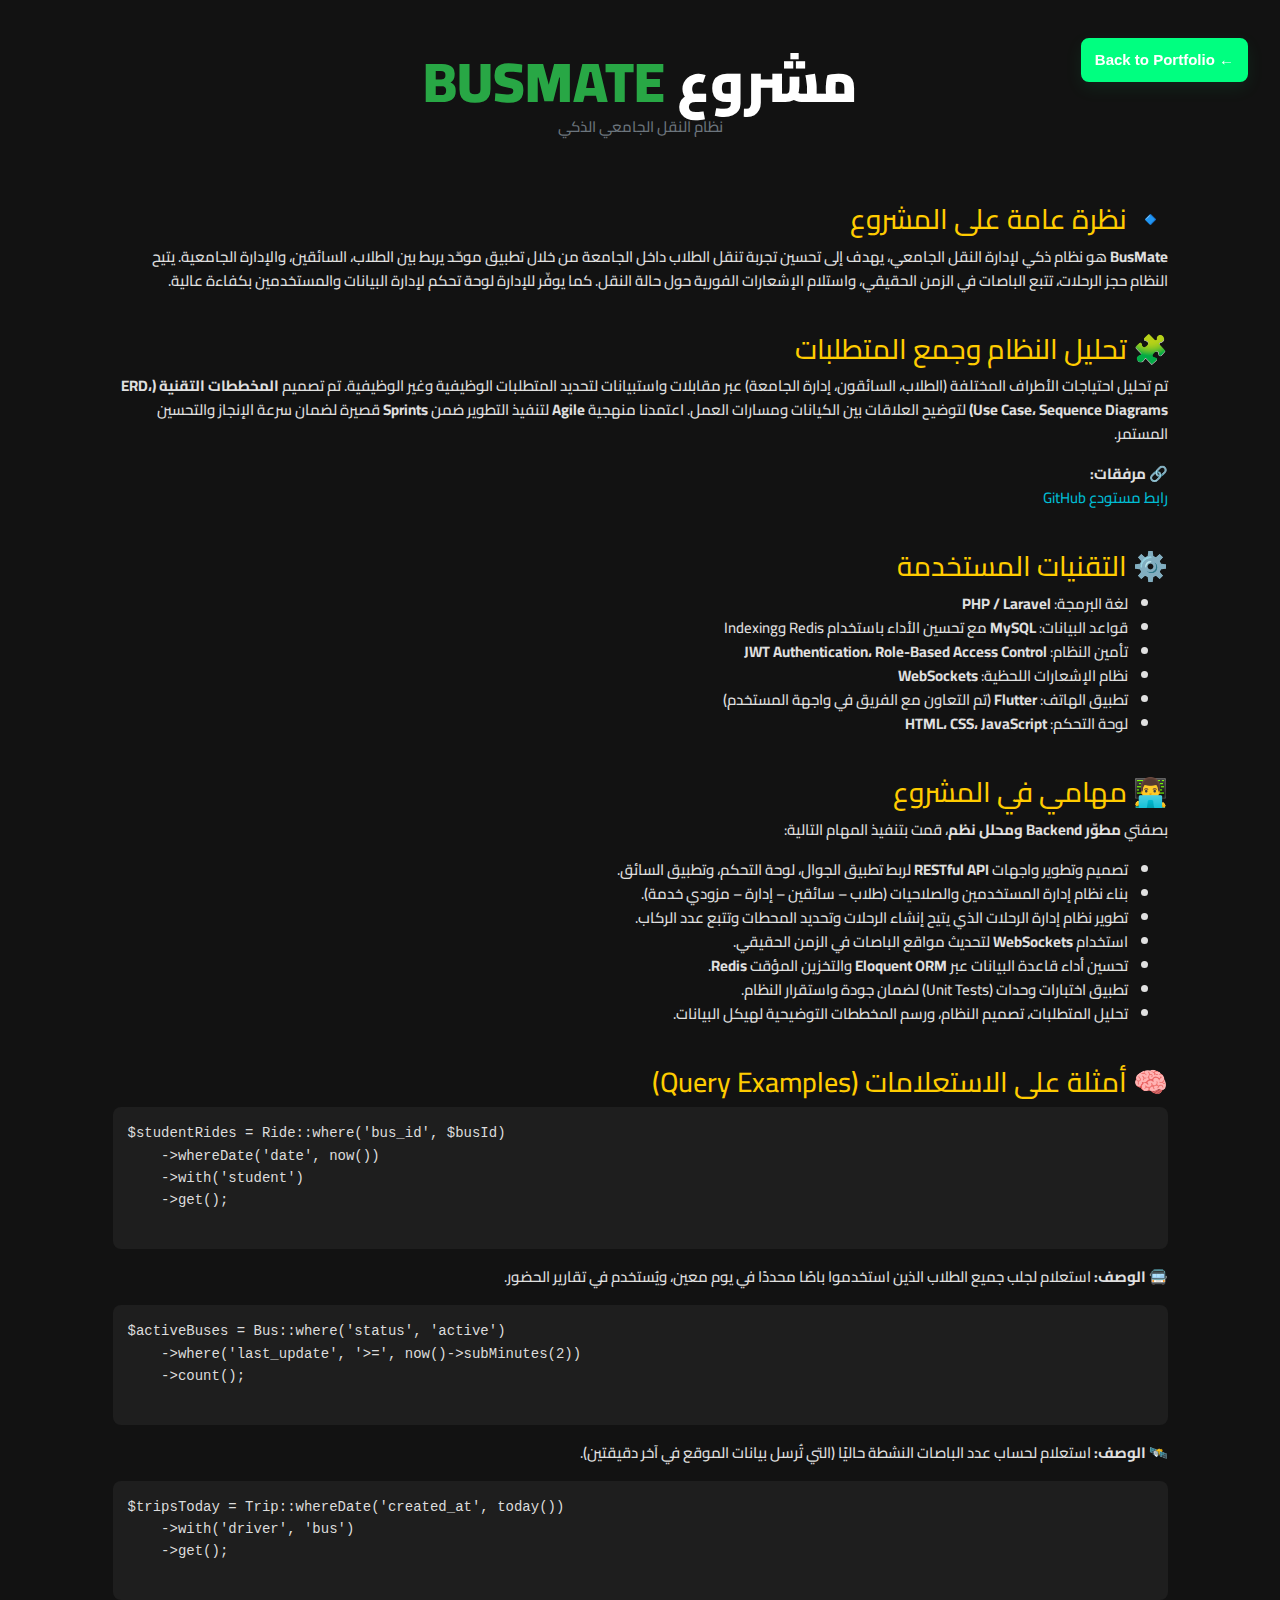
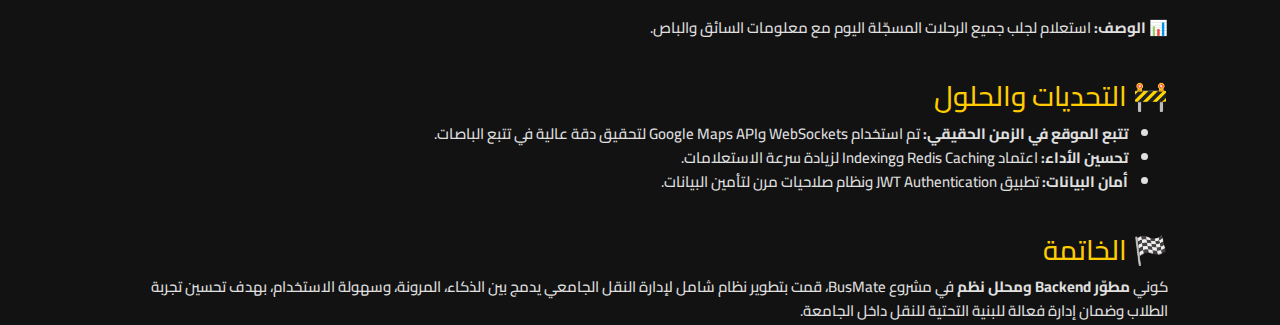
<file: BusMate.html>
<!DOCTYPE html>
<html lang="ar" dir="rtl">

<head>
    <meta charset="utf-8">
    <title>BusMate - نظام النقل الجامعي الذكي</title>
    <meta name="viewport" content="width=device-width, initial-scale=1">

    <!-- خطوط -->
    <link href="https://fonts.googleapis.com/css2?family=Cairo:wght@400;600;700&display=swap" rel="stylesheet">

    <!-- ملفات CSS -->
    <link href="css/bootstrap.min.css" rel="stylesheet">
    <link href="css/style.css" rel="stylesheet">
    <link href="css/portfolio.css" rel="stylesheet">
    <style>
        body {
            font-family: 'Cairo', sans-serif;
            background-color: #121212;
            color: #e0e0e0;
            direction: rtl;
            text-align: right;
        }

        h1,
        h3,
        h4 {
            color: #ffcc00;
        }

        pre {
            background-color: #1e1e1e;
            color: #dcdcdc;
            padding: 15px;
            border-radius: 8px;
            overflow-x: auto;
            font-family: 'Courier New', monospace;
            font-size: 14px;
            direction: ltr;
            text-align: left;
        }

        .custom-section {
            margin-bottom: 40px;
        }

        .highlight {
            color: #ffd700;
        }

        a {
            color: #00bcd4;
        }
    </style>
</head>

<body>
    <a href="portfolio.html" class="back-btn">&larr; Back to Portfolio</a>
    <!-- عنوان الصفحة -->
    <section class="title-section text-center py-5">
        <h1>مشروع <span class="highlight">BusMate</span></h1>
        <p class="text-muted">نظام النقل الجامعي الذكي</p>
    </section>

    <!-- المحتوى الرئيسي -->
    <section class="main-content container">
        <!-- نظرة عامة -->
        <div class="custom-section">
            <h3>🔹 نظرة عامة على المشروع</h3>
            <p>
                <strong>BusMate</strong> هو نظام ذكي لإدارة النقل الجامعي، يهدف إلى تحسين تجربة تنقل الطلاب داخل الجامعة
                من خلال تطبيق موحّد يربط بين الطلاب، السائقين، والإدارة الجامعية.
                يتيح النظام حجز الرحلات، تتبع الباصات في الزمن الحقيقي، واستلام الإشعارات الفورية حول حالة النقل.
                كما يوفّر للإدارة لوحة تحكم لإدارة البيانات والمستخدمين بكفاءة عالية.
            </p>
        </div>

        <!-- تحليل النظام والمتطلبات -->
        <div class="custom-section">
            <h3>🧩 تحليل النظام وجمع المتطلبات</h3>
            <p>
                تم تحليل احتياجات الأطراف المختلفة (الطلاب، السائقون، إدارة الجامعة) عبر مقابلات واستبيانات لتحديد
                المتطلبات الوظيفية وغير الوظيفية.
                تم تصميم <strong>المخططات التقنية (ERD، Use Case، Sequence Diagrams)</strong> لتوضيح العلاقات بين
                الكيانات ومسارات العمل.
                اعتمدنا منهجية <strong>Agile</strong> لتنفيذ التطوير ضمن <strong>Sprints</strong> قصيرة لضمان سرعة
                الإنجاز والتحسين المستمر.
            </p>
            <p>
                <strong>🔗 مرفقات:</strong><br>
                <a href="https://github.com/shukrikendi/University-Transportation-Management-System">رابط مستودع
                    GitHub</a>
            </p>
        </div>

        <!-- التقنيات المستخدمة -->
        <div class="custom-section">
            <h3>⚙️ التقنيات المستخدمة</h3>
            <ul>
                <li>لغة البرمجة: <strong>PHP / Laravel</strong></li>
                <li>قواعد البيانات: <strong>MySQL</strong> مع تحسين الأداء باستخدام Redis وIndexing</li>
                <li>تأمين النظام: <strong>JWT Authentication، Role-Based Access Control</strong></li>
                <li>نظام الإشعارات اللحظية: <strong>WebSockets</strong></li>
                <li>تطبيق الهاتف: <strong>Flutter</strong> (تم التعاون مع الفريق في واجهة المستخدم)</li>
                <li>لوحة التحكم: <strong>HTML، CSS، JavaScript</strong></li>
            </ul>
        </div>

        <!-- دوري في المشروع -->
        <div class="custom-section">
            <h3>👨‍💻 مهامي في المشروع</h3>
            <p>
                بصفتي <strong>مطوّر Backend ومحلل نظم</strong>، قمت بتنفيذ المهام التالية:
            </p>
            <ul>
                <li>تصميم وتطوير واجهات <strong>RESTful API</strong> لربط تطبيق الجوال، لوحة التحكم، وتطبيق السائق.</li>
                <li>بناء نظام إدارة المستخدمين والصلاحيات (طلاب – سائقين – إدارة – مزودي خدمة).</li>
                <li>تطوير نظام إدارة الرحلات الذي يتيح إنشاء الرحلات وتحديد المحطات وتتبع عدد الركاب.</li>
                <li>استخدام <strong>WebSockets</strong> لتحديث مواقع الباصات في الزمن الحقيقي.</li>
                <li>تحسين أداء قاعدة البيانات عبر <strong>Eloquent ORM</strong> والتخزين المؤقت <strong>Redis</strong>.
                </li>
                <li>تطبيق اختبارات وحدات (Unit Tests) لضمان جودة واستقرار النظام.</li>
                <li>تحليل المتطلبات، تصميم النظام، ورسم المخططات التوضيحية لهيكل البيانات.</li>
            </ul>

        </div>

        <!-- أمثلة على الاستعلامات -->
        <div class="custom-section">
            <h3>🧠 أمثلة على الاستعلامات (Query Examples)</h3>

            <pre>
$studentRides = Ride::where('bus_id', $busId)
    ->whereDate('date', now())
    ->with('student')
    ->get();
      </pre>
            <p>🚍 <strong>الوصف:</strong> استعلام لجلب جميع الطلاب الذين استخدموا باصًا محددًا في يوم معين، ويُستخدم في
                تقارير الحضور.</p>

            <pre>
$activeBuses = Bus::where('status', 'active')
    ->where('last_update', '>=', now()->subMinutes(2))
    ->count();
      </pre>
            <p>🛰️ <strong>الوصف:</strong> استعلام لحساب عدد الباصات النشطة حاليًا (التي تُرسل بيانات الموقع في آخر
                دقيقتين).</p>

            <pre>
$tripsToday = Trip::whereDate('created_at', today())
    ->with('driver', 'bus')
    ->get();
      </pre>
            <p>📊 <strong>الوصف:</strong> استعلام لجلب جميع الرحلات المسجّلة اليوم مع معلومات السائق والباص.</p>
        </div>

        <!-- التحديات والحلول -->
        <div class="custom-section">
            <h3>🚧 التحديات والحلول</h3>
            <ul>
                <li><strong>تتبع الموقع في الزمن الحقيقي:</strong> تم استخدام WebSockets وGoogle Maps API لتحقيق دقة
                    عالية في تتبع الباصات.</li>
                <li><strong>تحسين الأداء:</strong> اعتماد Redis Caching وIndexing لزيادة سرعة الاستعلامات.</li>
                <li><strong>أمان البيانات:</strong> تطبيق JWT Authentication ونظام صلاحيات مرن لتأمين البيانات.</li>
            </ul>
        </div>

        <!-- الخاتمة -->
        <div class="custom-section">
            <h3>🏁 الخاتمة</h3>
            <p>
                كوني <strong>مطوّر Backend ومحلل نظم</strong> في مشروع BusMate،
                قمت بتطوير نظام شامل لإدارة النقل الجامعي يدمج بين الذكاء، المرونة، وسهولة الاستخدام،
                بهدف تحسين تجربة الطلاب وضمان إدارة فعالة للبنية التحتية للنقل داخل الجامعة.
            </p>
        </div>

    </section>
</body>

</html>
</file>
<file: css/style.css>
/*

*/

/*------------------------------------------------------------------
[Table of contents]
	+ General
	    - Miscellaneous
		- Light Body
		- Buttons
		- Page Title
	+ Header
		- Desktop Navigation
		- Mobile Navigation
	+ Pages
		- Homepage
		+ About
		    - Personal Info List
			- Box Stats
			- Resume
			- Skills
		+ Portfolio
		    - Grid
		    + Slideshow
                - Embedded Videos
                - Carousel
                - Navigation
        + Contact
            - Left Side
            - Contact Form
		+ Blog
            - Latest Posts
            - Pagination
	- Responsive Design Styles
-------------------------------------------------------------------*/

/* [ GENERAL ] */
/*================================================== */

/*** Miscellaneous ***/

html {
  overflow-x: hidden;
  height: 100%;
}

body {
  font-family: 'Poppins', sans-serif;
  font-size: 15px;
  color: #fff;
  font-weight: 500;
  line-height: 1.6;
  position: relative;
  background-size: cover;
  background-position: center;
  height: 100%;
  width: 100%;
  background-color: #111;
}

.poppins-font {
  font-family: 'Poppins', sans-serif;
}

.open-sans-font {
  font-family: 'Open Sans', sans-serif;
}

hr.separator {
  border-top: 1px solid #252525;
  margin: 70px auto 55px;
  max-width: 40%;
}

.ft-wt-600 {
  font-weight: 600;
}

.mb-30 {
  margin-bottom: 30px;
}

.no-transform {
  transform: none !important;
}

.custom-title {
  padding-bottom: 22px;
  font-size: 26px;
}

/*** Light Body ***/

body.light {
  color: #666;
  background-color: #fff;
}

body.home.light .home-details h1 span,
body.light .button .button-text {
  color: #666;
}

body.light .button:hover .button-text {
  color: #fff;
}

body.home.light .home-details h6 {
  color: #777;
}

body.home.light .bg {
  background-image: url(../img/light.jpg);
  background-size: cover;
  background-repeat: no-repeat;
  background-position: top;
  box-shadow: 0 0 7px rgba(0,0,0,.3);
}

body.light .preloader .black_wall {
  background-color: #eee;
}

body.light .preloader {
  background-color: #fff;
}

body.light .title-section h1 {
  color: #666;
}

body.light .title-bg {
  color: rgba(30, 37, 48, 0.07);
}

body.light.about .box-stats {
  border: 1px solid #ddd;
}

body.light.about .c100,
body.light.about .resume-box .time {
  background-color: #eee;
}

body.light.about .resume-box .time,
body.light.about .resume-box p {
  color: #666;
}

body.light.about .resume-box .place:before {
  background-color: #666;
}

body.light.about  .resume-box li:after {
  border-left: 1px solid #ddd;
}

body.light.about .c100 > span {
  color: #666;
}

body.light.about .c100:after {
  background-color: #fff;
}

body.light.portfolio .slideshow figure {
  background-color: #fff;
}

body.light.portfolio .slideshow ul > li:after {
  background: rgba(255,255,255,0.77);
}

body.light.portfolio .slideshow {
  background: rgba(0,0,0,0.7);
}

body.light.contact .contactform input[type=text],
body.light.contact .contactform input[type=email],
body.light.contact .contactform textarea {
  background-color: #fff;
  border: 1px solid #ddd;
  color: #666;
}

body.light.contact  ul.social li a {
  color: #666;
  background: #eee;
}

body.light.contact  ul.social li a:hover {
  color: #fff;
}

body.light.blog .post-content {
  background-color: #f2f2f2;
}

body.light.blog .post-content .entry-header h3 a {
  color: #666;
}

body.light.blog .page-link {
  color: #666;
  background-color: #eee;
  border: 1px solid #eee;
}

body.light.blog-post .meta {
  color: #888;
}

body.light.blog .page-item.active .page-link {
  color: #fff;
}

body.light hr.separator {
  border-top: 1px solid #ddd;
}

@media (min-width: 992px) {
  body.light .header ul.icon-menu li.icon-box {
    background-color: #eee;
  }

  body.light .header ul.icon-menu li.icon-box i {
    color: #666;
  }

  body.light .header ul.icon-menu li.icon-box.active,
  body.light .header ul.icon-menu li.icon-box:hover,
  body.light .header ul.icon-menu li.icon-box.active i,
  body.light .header ul.icon-menu li.icon-box:hover i {
    color: #fff;
  }
}

@media (max-width: 991px) {

  body.light .main-img-mobile {
    border: 4px solid #eee;
  }

  body.light #menuToggle {
    border: 1px solid #ddd;
  }

  body.light #menuToggle,
  body.light #menu {
    background: #eee;
  }

  body.light #menuToggle > span,
  body.light #menuToggle input:checked ~ span {
    background: #666;
  }

  body.light #menu li a {
    color: #666;
  }

  body.light #menu li:after {
    background: #ddd;
  }

  body.light.portfolio .slideshow nav {
    background: #eee;
    border-bottom: 1px solid #ddd;
  }

  body.light.portfolio .slideshow nav span img {
    display: none;
  }

  body.light.portfolio .slideshow nav span.nav-next {
    background-image: url("../img/projects/navigation/right-arrow.png");
    background-size: cover;
  }

  body.light.portfolio .slideshow nav span.nav-prev {
    background-image: url("../img/projects/navigation/left-arrow.png");
    background-size: cover;
  }

  body.light.portfolio .slideshow nav span.nav-close {
    background-image: url("../img/projects/navigation/close-button.png");
    background-size: cover;
  }

  body.light.portfolio .slideshow nav span.nav-next,
  body.light.portfolio .slideshow nav span.nav-prev {
    top: 51px;
  }

  body.light.portfolio .slideshow {
    background: #fff;
  }
}

@media (max-width: 576px) {
  body.light .title-section {
    background: #eee;
    border-bottom: 1px solid #ddd;
  }

  body.light #menuToggle {
    border: 0;
  }

  body.light.portfolio .slideshow nav span.nav-next,
  body.light.portfolio .slideshow nav span.nav-prev {
    top: 31px;
  }
}
/*** Buttons ***/
.button {
  overflow: hidden;
  display: inline-block;
  line-height: 1.4;
  border-radius: 35px;
  white-space: nowrap;
  text-overflow: ellipsis;
  text-align: center;
  cursor: pointer;
  vertical-align: middle;
  user-select: none;
  transition: 250ms all ease-in-out;
  text-transform: uppercase;
  text-decoration: none !important;
  position: relative;
  z-index: 1;
  padding: 16px 70px 16px 35px;
  font-size: 15px;
  font-weight: 600;
  color: #fff;
  background-color: transparent;
  outline: none !important;
}

.button .button-text {
  position: relative;
  z-index: 2;
  color: #fff;
  transition: .3s ease-out all;
}

.button:before {
  z-index: -1;
  content: '';
  position: absolute;
  top: 0;
  bottom: 0;
  left: 0;
  right: 0;
  transform: translateX(100%);
  transition: .3s ease-out all;
}

.button:hover .button-text {
  color: #ffffff;
}

.button:hover:before {
  transform: translateX(0);
}

.button-icon {
  position: absolute;
  right: -1px;
  top: -1px;
  bottom: 0;
  width: 55px;
  height: 55px;
  display: flex;
  justify-content: center;
  align-items: center;
  font-size: 19px;
  color: #ffffff;
  border-radius: 50%;
}

/*** Page Title ***/

.title-section {
  margin: 0 auto;
  width: 100%;
  position: relative;
  padding: 80px 0;
}

.title-section h1 {
  font-size: 56px;
  font-weight: 900;
  color: #fff;
  text-transform: uppercase;
  margin: 0;
}

.title-bg {
  font-size: 110px;
  left: 0;
  letter-spacing: 10px;
  line-height: 0.7;
  position: absolute;
  right: 0;
  top: 50%;
  text-transform: uppercase;
  font-weight: 800;
  -webkit-transform: translateY(-50%);
  -moz-transform: translateY(-50%);
  -ms-transform: translateY(-50%);
  -o-transform: translateY(-50%);
  transform: translateY(-50%);
  color: rgba(255, 255, 255, 0.07);
}

/* [ HEADER ] */
/*================================================== */

/*** Desktop Navigation ***/

@media (min-width: 992px) {

  /*** Navigation ***/

  .header {
    position: fixed;
    right: 30px;
    bottom: 0;
    z-index: 3;
    display: flex;
    align-items: center;
    height: calc(100vh - 200px);
    top: 100px;
    opacity: 1;
    transition: opacity 0.3s;
    -webkit-transition: opacity 0.3s;
  }

  .header.hide-header {
    z-index: 0 !important;
    opacity: 0;
  }

  .header ul.icon-menu {
    margin: 0;
    padding: 0;
  }

  .header ul.icon-menu li.icon-box {
    width: 50px;
    height: 50px;
    list-style: none;
    position: relative;
    display: flex;
    align-items: center;
    transition: .3s;
    margin: 20px 0;
    border-radius: 50%;
    background: #2b2a2a;
  }

  .header ul.icon-menu li.icon-box i {
    color: #ddd;
    font-size: 19px;
    transition: .3s;
  }

  .header ul.icon-menu li.icon-box.active,
  .header ul.icon-menu li.icon-box:hover,
  .header ul.icon-menu li.icon-box.active i,
  .header ul.icon-menu li.icon-box:hover i {
    color: #fff;
  }

  .header .icon-box h2 {
    font-size: 15px;
    font-weight: 500;
  }

  .header .icon-box a {
    display: block;
    padding: 0;
    width: 50px;
    height: 50px;
  }

  .header .icon-box i.fa {
    position: absolute;
    pointer-events: none;
  }

  .header .icon-menu i {
    left: 0;
    right: 0;
    margin: 0 auto;
    display: block;
    text-align: center;
    font-size: 35px;
    top: 15px;
  }

  .header .icon-box h2 {
    z-index: -1;
    position: absolute;
    top: 0;
    right: 0;
    opacity: 0;
    color: #fff;
    line-height: 50px;
    font-weight: 500;
    transition: all .3s;
    border-radius: 30px;
    text-transform: uppercase;
    padding: 0 25px 0 30px;
    height: 50px;
  }

  .header .icon-box a:hover h2 {
    opacity: 1;
    right: 27px;
    margin: 0;
    text-align: center;
    border-radius: 30px 0 0 30px;
  }
}

/* [ Pages ] */
/*================================================== */

/*** Homepage ***/

.home .color-block {
  position: fixed;
  height: 200%;
  width: 100%;
  transform: rotate(-15deg);
  left: -83%;
  top: -50%;
  background-color: #28a745;
}

.home .bg {
  background-image: url(../img/2.jpg);
  background-size: cover;
  background-repeat: no-repeat;
  background-position: top;
  height: calc(100vh - 80px);
  z-index: 111;
  border-radius: 30px;
  left: 40px;
  top: 40px;
  box-shadow: 0 0 7px rgba(0,0,0,.9);
}

.home .container-home {
  display: flex;
  align-items: center;
  min-height: 100%;
}

.home .home-details > div {
  max-width: 550px;
  margin: 0 auto;
}

.home .home-details h1 {
  font-size: 51px;
  color: #28a745;
  line-height: 62px;
  font-weight: 700;
  margin: 18px 0 10px;
  position: relative;
  padding-left: 70px;
}
.contact .contactform input[type=text]:focus, .contact .contactform input[type=email]:focus, .contact .contactform textarea:focus, body.light.contact .contactform input[type=text]:focus, body.light.contact .contactform input[type=email]:focus, body.light.contact .contactform textarea:focus, .blog .page-item.active .page-link, .blog .page-link:hover, body.light.blog .page-item.active .page-link, body.light.blog .page-link:hover, .button {
  border: 1px solid #28a745;
}
.home .home-details h1:before, .about .resume-box .icon, .contact ul.social li a:hover, body.light.contact ul.social li a:hover, .preloader .loader, .blog .page-link:hover, .blog .page-item.active .page-link, body.light.blog .page-link:hover, body.light.blog .page-item.active .page-link, .portfolio .grid li figure div, .header ul.icon-menu li.icon-box.active, .header ul.icon-menu li.icon-box:hover, body.light .header ul.icon-menu li.icon-box.active, body.light .header ul.icon-menu li.icon-box:hover, .btn, .header .icon-box h2, .home .color-block, .title-section hr, .portfolio .slideshow .carousel-indicators li.active, .button:before, .button-icon {
  background-color: #28a745;
}
.home h1, .about .box-stats h3, .title-section h1 span, #menu li.active a, body.light #menu li.active a, .blog .post-container:hover .post-content .entry-header h3 a, .blog .post-content .entry-header h3 a:hover, .contact .custom-span-contact i, .portfolio .slideshow figcaption h3, .portfolio .slideshow a, .portfolio .grid figure:hover figcaption, .blog-post .meta i {
  color: #28a745;
}
.pie, .c100 .bar, .c100.p51 .fill, .c100.p52 .fill, .c100.p53 .fill, .c100.p54 .fill, .c100.p55 .fill, .c100.p56 .fill, .c100.p57 .fill, .c100.p58 .fill, .c100.p59 .fill, .c100.p60 .fill, .c100.p61 .fill, .c100.p62 .fill, .c100.p63 .fill, .c100.p64 .fill, .c100.p65 .fill, .c100.p66 .fill, .c100.p67 .fill, .c100.p68 .fill, .c100.p69 .fill, .c100.p70 .fill, .c100.p71 .fill, .c100.p72 .fill, .c100.p73 .fill, .c100.p74 .fill, .c100.p75 .fill, .c100.p76 .fill, .c100.p77 .fill, .c100.p78 .fill, .c100.p79 .fill, .c100.p80 .fill, .c100.p81 .fill, .c100.p82 .fill, .c100.p83 .fill, .c100.p84 .fill, .c100.p85 .fill, .c100.p86 .fill, .c100.p87 .fill, .c100.p88 .fill, .c100.p89 .fill, .c100.p90 .fill, .c100.p91 .fill, .c100.p92 .fill, .c100.p93 .fill, .c100.p94 .fill, .c100.p95 .fill, .c100.p96 .fill, .c100.p97 .fill, .c100.p98 .fill, .c100.p99 .fill, .c100.p100 .fill {
  border: 0.08em solid #28a745;
}
.home .home-details h1:before, .about .resume-box .icon, .contact ul.social li a:hover, body.light.contact ul.social li a:hover, .preloader .loader, .blog .page-link:hover, .blog .page-item.active .page-link, body.light.blog .page-link:hover, body.light.blog .page-item.active .page-link, .portfolio .grid li figure div, .header ul.icon-menu li.icon-box.active, .header ul.icon-menu li.icon-box:hover, body.light .header ul.icon-menu li.icon-box.active, body.light .header ul.icon-menu li.icon-box:hover, .btn, .header .icon-box h2, .home .color-block, .title-section hr, .portfolio .slideshow .carousel-indicators li.active, .button:before, .button-icon {
  background-color: #28a745 !important;
}
.home .home-details h1:before {
  content: '';
  position: absolute;
  left: 0;
  top: 29px;
  height: 4px;
  background-color: #28a745;
  width: 40px;
  border-radius: 10px;
}

.home .home-details h1 span {
  color: #fff;
  display: block;
}

.home .home-details h6 {
  color: #eee;
  font-size: 22px;
  font-weight: 400;
  display: block;
}

.home .home-details p {
  margin: 15px 0 28px;
  font-size: 16px;
  line-height: 35px;
}

/*** About ***/

.about .main-content {
  padding-bottom: 20px;
}

/* Personal Info List */

.about .about-list li:not(:last-child) {
  padding-bottom: 20px;
}

.about .about-list .title {
  opacity: .8;
  text-transform: capitalize;
}

.about .about-list .value {
  font-weight: 600;
}

/* Box Stats */

.about .box-stats {
  padding: 20px 30px 25px 40px;
  border-radius: 5px;
  border: 1px solid #252525;
}

.about .box-stats.with-margin {
  margin-bottom: 30px;
}

.about .box-stats h3 {
  position: relative;
  display: inline-block;
  margin: 0;
  font-size: 50px;
  font-weight: 700;
}

.about .box-stats h3:after {
  content: '+';
  position: absolute;
  right: -24px;
  font-size: 33px;
  font-weight: 300;
  top: 2px;
}

.about .box-stats p {
  padding-left: 45px;
}

.about .box-stats p:before {
  content: "";
  position: absolute;
  left: 0;
  top: 13px;
  width: 30px;
  height: 1px;
  background: #777;
}

/* Resume */

.about .resume-box ul {
  margin: 0;
  padding: 0;
  list-style: none;
}

.about .resume-box li {
  position: relative;
  padding: 0 20px 0 60px;
  margin: 0 0 50px;
}

.about .resume-box li:after {
  content: "";
  position: absolute;
  top: 0;
  left: 20px;
  bottom: 0;
  border-left: 1px solid #333;
}

.about .resume-box .icon {
  width: 40px;
  height: 40px;
  position: absolute;
  left: 0;
  right: 0;
  line-height: 40px;
  text-align: center;
  z-index: 1;
  border-radius: 50%;
  color: #fff;
  background-color: #252525;
}

.about .resume-box .time {
  color: #fff;
  font-size: 12px;
  padding: 1px 10px;
  display: inline-block;
  margin-bottom: 12px;
  border-radius: 20px;
  font-weight: 600;
  background-color: #252525;
  opacity: .8;
}

.about .resume-box h5 {
  font-size: 18px;
  margin: 7px 0 10px;
}

.about .resume-box p {
  margin: 0;
  color: #eee;
  font-size: 14px;
}

.about .resume-box .place {
  opacity: .8;
  font-weight: 600;
  font-size: 15px;
  position: relative;
  padding-left: 26px;
}

.about .resume-box .place:before {
  position: absolute;
  content: '';
  width: 10px;
  height: 2px;
  background-color: #fff;
  left: 7px;
  top: 9px;
  opacity: .8;
}

/* Skills */

.about .c100 {
  float: none !important;
  margin: 0 auto;
  background-color: #252525;
}

.about .c100 > span {
  color: #fff;
}

.about .c100:after {
  background-color: #111;
}

/*** Portfolio ***/
.portfolio .main-content {
  padding-bottom: 60px;
  margin-top: -15px;
}

/* Grid */

.portfolio .grid-gallery ul {
  list-style: none;
  margin: 0;
  padding: 0;
}

.portfolio .grid-gallery figure {
  margin: 0;
}

.portfolio .grid-gallery figure img {
  display: block;
  width: 100%;
  border-radius: 5px;
  transition: .3s;
}

.portfolio .grid-wrap {
  margin: 0 auto;
}

.portfolio .grid {
  margin: 0 auto;
}

.portfolio .grid li {
  width: 33.333333%;
  float: left;
  cursor: pointer;
  padding: 15px;
}

.portfolio .grid figure {
  -webkit-transition: 0.3s;
  transition: 0.3s;
  border-radius: 5px;
  padding: 0;
  position: relative;
  overflow: hidden;
}

.portfolio .grid figure img {
  display: block;
  position: relative;
}

.portfolio .grid li a {
  overflow: hidden;
}

.portfolio .grid li figure div {
  position: absolute;
  width: 100%;
  height: 100%;
  display: -webkit-box;
  display: -webkit-flex;
  display: -ms-flexbox;
  display: flex;
  -webkit-box-align: center;
  -webkit-align-items: center;
  -ms-flex-align: center;
  align-items: center;
  text-align: center;
  justify-content: center;
}

.portfolio .grid li figure div span {
  margin: 0;
  text-transform: uppercase;
  color: #fff;
  font-size: 18px;
}

/* Slideshow */

.portfolio .slideshow {
  position: fixed;
  background: rgba(0,0,0,0.85);
  width: 100%;
  height: 100%;
  top: 0;
  left: 0;
  z-index: 1111;
  opacity: 0;
  visibility: hidden;
  overflow: hidden;
  -webkit-perspective: 1000px;
  perspective: 1000px;
  -webkit-transition: opacity 0.5s, visibility 0s 0.5s;
  transition: opacity 0.5s, visibility 0s 0.5s;
  text-align: left;
}

.portfolio .slideshow-open .slideshow {
  opacity: 1;
  visibility: visible;
  -webkit-transition: opacity 0.5s;
  transition: opacity 0.5s;
}

.portfolio .slideshow ul {
  width: 100%;
  height: 100%;
  -webkit-transform-style: preserve-3d;
  transform-style: preserve-3d;
  -webkit-transform: translate3d(0,0,150px);
  transform: translate3d(0,0,150px);
  -webkit-transition: -webkit-transform 0.5s;
  transition: transform 0.5s;
}

.portfolio .slideshow ul.animatable > li {
  -webkit-transition: -webkit-transform 0.5s;
  transition: transform 0.5s;
}

.portfolio .slideshow-open .slideshow ul {
  -webkit-transform: translate3d(0,0,0);
  transform: translate3d(0,0,0);
}

.portfolio .slideshow ul > li {
  width: 660px;
  position: absolute;
  top: 50%;
  left: 50%;
  margin: -280px 0 0 -330px;
  visibility: hidden;
}

.portfolio .slideshow ul > li.show {
  visibility: visible;
}

.portfolio .slideshow ul > li:after {
  content: '';
  position: absolute;
  width: 100%;
  height: 100%;
  top: 0;
  left: 0;
  background: rgba(0,0,0,0.7);
  -webkit-transition: opacity 0.3s;
  transition: opacity 0.3s;
  z-index: 111;
  border-radius: 10px;
}

.portfolio .slideshow ul > li.current:after {
  visibility: hidden;
  opacity: 0;
  -webkit-transition: opacity 0.3s, visibility 0s 0.3s;
  transition: opacity 0.3s, visibility 0s 0.3s;
}

.portfolio .slideshow figure {
  width: 100%;
  height: 100%;
  background: #252525;
  padding: 30px;
  overflow: auto;
  border-radius: 10px;
}

.portfolio .slideshow a {
  text-decoration: underline;
}

.portfolio .slideshow figcaption {
  margin-bottom: 15px;
}

.portfolio .slideshow figcaption h3 {
  text-transform: uppercase;
  padding: 10px 0 20px;
  font-weight: 700;
  text-align: center;
  font-size: 33px;
}

/* Embedded Videos */

.portfolio .slideshow .videocontainer,
.portfolio .slideshow .responsive-video {
  max-width: 100%;
  border-radius: 4px;
  display: block;
  object-fit: cover;
}

.portfolio .slideshow .videocontainer {
  position: relative;
  padding-bottom: 56.20%;
  padding-top: 0;
  height: 0;
  max-width: 100%;
  overflow: hidden;
  width: 100%;
  display: block;
  margin: 0;
  border-radius: 4px;
}

.portfolio .slideshow .videocontainer iframe,
.portfolio .slideshow .videocontainer object,
.portfolio .slideshow .videocontainer embed {
  position: absolute;
  top: 0;
  left: 0;
  width: 100%;
  height: 100%;
  border: 0;
}

/* Carousel */

.portfolio .slideshow .carousel-indicators {
  bottom: 0;
  background: rgba(0,0,0,.4);
  padding: 10px 0;
  margin: 0;
}

.portfolio .slideshow .carousel-indicators li {
  width: 10px;
  height: 10px;
  border-radius: 50%;
  margin: 0 7px;
  background-color: #fff;
  opacity: 1;
}

/* Navigation */

.portfolio .slideshow nav span {
  position: fixed;
  z-index: 1000;
  text-align: center;
  cursor: pointer;
  padding: 200px 30px;
  color: #fff;
}

.portfolio .slideshow nav span.nav-prev,
.portfolio .slideshow nav span.nav-next {
  top: 50%;
  -webkit-transform: translateY(-50%);
  transform: translateY(-50%);
  font-size: 41px;
  line-height: 58px;
}

.portfolio .slideshow nav span.nav-prev {
  left: 0;
}

.portfolio .slideshow nav span.nav-next {
  right: 0;
}

.portfolio .slideshow nav span.nav-close {
  top: 30px;
  right: 30px;
  padding: 0;
}

/*** Contact ***/
.contact .main-content {
  padding-bottom: 85px;
}
/* Left Side */

.contact .custom-span-contact {
  font-weight: 600;
  padding-left: 50px;
  line-height: 21px;
  padding-top: 5px;
}

.contact .custom-span-contact i {
  left: 0;
  top: 10px;
  font-size: 33px;
}

.contact .custom-span-contact i.fa-phone-square {
  font-size: 39px;
  top: 7px;
}

.contact .custom-span-contact span {
  text-transform: uppercase;
  opacity: .8;
  font-weight: 400;
}

.contact ul.social {
  margin-left: -5px;
}

.contact ul.social li {
  display: inline-block;
}

.contact ul.social li a {
  display: inline-block;
  height: 40px;
  width: 40px;
  line-height: 42px;
  text-align: center;
  color: #fff;
  transition: .3s;
  font-size: 17px;
  margin: 0 6px;
  background: #2b2a2a;
  border-radius: 50%;
}
/* Form */
.contact .contactform input[type=text],
.contact .contactform input[type=email] {
  border: 1px solid #111;
  width: 100%;
  background: #252525;
  color: #fff;
  padding: 11px 26px;
  margin-bottom: 30px;
  border-radius: 30px;
  outline: none !important;
  transition: .3s;
}

.contact .contactform textarea {
  border: 1px solid #111;
  background: #252525;
  color: #fff;
  width: 100%;
  padding: 12px 26px;
  margin-bottom: 20px;
  height: 160px;
  overflow: hidden;
  border-radius: 30px;
  outline: none !important;
  transition: .3s;
}

.contact .contactform .form-message {
  margin: 24px 0;
}

.contact .contactform .output_message {
  display: block;
  color: #fff;
  height: 46px;
  line-height: 46px;
  border-radius: 30px;
}

.contact .contactform .output_message.success {
  background: #28a745;
}

.contact .contactform .output_message.success:before {
  font-family: FontAwesome;
  content: "\f14a";
  padding-right: 10px;
}

.contact .contactform .output_message.error {
  background: #dc3545;
}

.contact .contactform .output_message.error:before {
  font-family: FontAwesome;
  content: "\f071";
  padding-right: 10px;
}

/*** Blog ***/

.blog .main-content {
  padding-bottom: 85px;
}

/* Latest Posts */

.blog .post-container {
  display: block;
}

.blog .post-content {
  background-color: #252525;
  padding: 20px 25px 25px 25px;
  border-radius: 0 0 5px 5px;
}

.blog .post-content .entry-header h3 {
  line-height: 26px;
  cursor: pointer;
}

.blog .post-content .entry-header h3 a {
  text-decoration: none;
  transition: .5s;
}

.blog .post-thumb {
  border-radius: 5px 5px 0 0;
  cursor: pointer;
}

.blog .post-thumb a {
  border-radius: 5px 5px 0 0;
}

.blog .post-container:hover img {
  transform: scale(1.2);
}

.blog .post-thumb a img {
  border-radius: 5px 5px 0 0;
  transition: .3s;
}

.blog .post-content .entry-content p {
  margin: 15px 0 5px;
}

.blog .post-content .entry-header h3 a {
  color: #fff;
  font-size: 20px;
  font-weight: 600;
}

/* pagination */

.blog .pagination {
  margin-bottom: 30px;
}

.blog .page-link {
  color: #fff;
  background-color: #252525;
  border: 1px solid #252525;
  padding: 0;
  margin: 0 10px;
  border-radius: 50% !important;
  width: 43px;
  height: 43px;
  line-height: 43px;
  text-align: center;
  transition: .3s;

}

.blog .page-link:focus,
.blog .page-link:active{
  box-shadow: none !important;
}

.blog .page-link:hover {
  color: #fff !important;
}

/* Blog Post */

.blog-post article {
  max-width: 700px;
  margin: 0 auto;
}

.blog-post article h1 {
  font-weight: 600;
  margin: 13px 0 20px;
}

.blog-post article img {
  border-radius: 5px;
  margin-bottom: 20px;
}

.blog-post .meta {
  color: #eee;
  font-size: 13px;
}

.blog-post .meta span {
  padding-right: 15px;
}

.blog-post .meta i {
  padding-right: 3px;
}

/* [ RESPONSIVE DESIGN STYLES ] */

@media (min-width: 1351px) {
  .portfolio .container-portfolio .grid {
    text-align: left;
  }
}

@media (max-width: 1350px) and (min-width: 992px) {
  .container {
    max-width: calc(100% - 195px);
  }

  .portfolio .container-portfolio {
    max-width: calc(100% - 195px);
  }
}

@media (max-width: 1200px) {
  .home .home-details h1 {
    padding-left: 0;
  }
  .home .home-details h1:before {
    display: none;
  }
}

@media (max-width: 1200px) and (min-width: 992px) {
  .home .home-details h1 {
    font-size: 42px;
    line-height: 52px;
  }
}

@media (max-width: 1100px) and (min-width: 992px) {
  .home .home-details > div {
    max-width: 450px;
  }
}

@media (min-width: 1600px) {
  .home .home-details > div {
    max-width: 600px;
  }
}

@media (min-width: 992px) {
  .home .home-details-container {
    width: 100%;
    height: 100vh;
  }

  body.home {
    overflow: hidden;
  }
}

/* Mobile  Navigation */

@media (max-width: 991px) {

  body.home {
    padding: 25px;
  }

  body.home .main-container {
    padding: 30px 0 !important;
  }

  .home .home-details-container {
    margin: 0 auto;
  }

  .home .home-details {
    padding: 0;
  }

  .main-img-mobile {
    border-radius: 50%;
    width: 270px;
    height: 270px;
    border: 4px solid #252525;
    margin: 0 auto 25px;
    display: block;
  }

  .home .home-details h1 {
    font-size: 38px;
    line-height: 48px;
    margin: 29px 0 13px;
  }

  .home .home-details p {
    margin: 10px 0 23px;
    font-size: 15px;
    line-height: 30px;
  }

  #menuToggle {
    display: inline-block;
    position: fixed;
    top: 30px;
    right: 30px;
    z-index: 1111;
    user-select: none;
    padding: 19px 0 0 16px;
    width: 54px;
    height: 54px;
    border-radius: 5px;
    background: #252525;
  }

  #menuToggle input {
    display: flex;
    width: 54px;
    height: 54px;
    position: absolute;
    cursor: pointer;
    opacity: 0;
    z-index: 2;
    top: 0;
    left: 0;
  }

  #menuToggle > span {
    display: flex;
    width: 23px;
    height: 2px;
    margin-bottom: 5px;
    position: relative;
    background: #ffffff;
    border-radius: 3px;
    z-index: 1;
    transform-origin: 5px 0;
    transition: transform 0.5s cubic-bezier(0.77,0.2,0.05,1.0),
    background 0.5s cubic-bezier(0.77,0.2,0.05,1.0),
    opacity 0.55s ease;
  }

  #menuToggle > span:first-child {
    transform-origin: 0 0;
  }

  #menuToggle > span:nth-last-child(2) {
    transform-origin: 0 100%;
  }

  #menuToggle input:checked ~ span {
    opacity: 1;
    transform: rotate(45deg) translate(4px, 0);
    background: #fff;
  }

  #menuToggle input:checked ~ span:nth-last-child(3) {
    opacity: 0;
    transform: rotate(0deg) scale(0.2, 0.2);
  }

  #menuToggle input:checked ~ span:nth-last-child(2) {
    transform: rotate(-45deg) translate(2px, 4px);
  }

  #menu {
    position: fixed;
    left: 0;
    top: 0;
    width: 100%;
    height: 100%;
    margin: 0;
    padding-top: 60px;
    background-color: #252525;
    -webkit-font-smoothing: antialiased;
    transform-origin: 0 0;
    transform: translate(-100%, 0);
    transition: transform 0.5s cubic-bezier(0.77,0.2,0.05,1.0);
  }

  #menuToggle input:checked ~ ul {
    transform: none;
  }

  #menu li {
    position: relative;
    padding-left: 30px;
  }

  #menu li:after {
    position: absolute;
    content: '';
    height: 1px;
    width: calc(100% - 60px);
    background: #333;
    left: 30px;
  }

  #menu li:last-child:after {
    display: none;
  }

  #menu li.active a span {
    font-weight: 600;
  }

  #menu li a {
    color: #fff;
    text-transform: uppercase;
    transition-delay: 2s;
    font-size: 26px;
    display: block;
    text-decoration: none;
    padding: 14px 0;
    position: relative;
  }

  #menu li a span {
    position: absolute;
    left: 50px;
    font-weight: 400;
  }

  .portfolio .grid li {
    width: 50%;
  }

  .portfolio .grid li figure div {
    display: none !important;
  }

  .portfolio .slideshow {
    background: #252525;
  }

  .portfolio .slideshow nav span {
    padding: 0;
  }

  .portfolio .slideshow ul > li {
    width: 100%;
    height: 100%;
    position: absolute;
    top: 0;
    left: 0;
    right: 0;
    margin: 0;
  }

  .portfolio .slideshow ul > li:after {
    display: none;
  }

  .portfolio .slideshow figure {
    padding: 125px 30px 30px;
    border-radius: 0;
    max-width: 720px;
    margin: 0 auto;
  }

  .portfolio .slideshow nav span.nav-prev,
  .portfolio .slideshow nav span.nav-next {
    top: 35px;
    width: 32px;
    height: 32px;
  }

  .portfolio .slideshow nav span.nav-next {
    right: 30px;
  }

  .portfolio .slideshow nav span.nav-prev {
    left: 30px;
  }

  .portfolio .slideshow nav span.nav-prev img,
  .portfolio .slideshow nav span.nav-next img {
    width: 32px;
    height: 32px;
  }

  .portfolio .slideshow nav span:before {
    display: none;
  }

  .portfolio .slideshow nav span.nav-close {
    top: 35px;
    right: 0;
    left: 0;
    margin: 0 auto;
    width: 32px;
    height: 32px;
    display: block;
    line-height: 0;
  }

  .portfolio .slideshow nav span.nav-close img {
    width: 32px;
    height: 32px;
  }

  .portfolio .slideshow nav {
    position: fixed;
    top: 0;
    width: 100%;
    height: 102px;
    background: #252525;
    z-index: 1;
    border-bottom: 1px solid #333;
  }

  .contact .main-content {
    padding-bottom: 0;
  }
}

@media (max-width: 767px) {
  .home .home-details p {
    font-size: 14px;
    line-height: 28px;
  }
}

@media (max-width: 576px) {

  body {
    font-size: 14px;
  }

  .title-section.revealator-delay1 {
    transform: none !important;
    opacity: 1 !important;
  }

  #menuToggle {
    right: 10px;
    top: 4px;
    padding: 19px 0 0 13px;
    width: 49px;
    height: 49px;
  }

  .home #menuToggle {
    right: 25px;
    top: 25px;
    padding: 17px 0 0 13px;
  }

  #menu li {
    padding-left: 25px;
  }

  #menu li a {
    font-size: 18px;
  }

  #menu li:after {
    width: calc(100% - 50px);
    left: 25px;
  }

  #menu li a span {
    left: 35px;
  }

  .main-content {
    padding-top: 85px;
  }

  .main-content > .container {
    padding: 0 25px;
  }

  .main-img-mobile {
    width: 230px;
    height: 230px;
  }

  .home .home-details h1 {
    font-size: 29px;
    line-height: 39px;
    margin: 18px 0 13px;
  }

  .home .home-details h6 {
    font-size: 19px;
  }

  .title-section {
    padding: 16px 25px 14px;
    background: #252525;
    border-bottom: 1px solid #333;
    margin-bottom: 36px;
    position: fixed;
    right: 0;
    left: 0;
    z-index: 11;
    top: 0;
  }

  .title-section h1 {
    font-size: 26px;
  }

  .title-bg {
    display: none;
  }

  .custom-title {
    font-size: 21px;
  }

  .about .main-content {
    padding-bottom: 0;
  }

  .about .resume-box h5 {
    font-size: 17px;
  }

  .about .box-stats {
    padding: 15px 20px 20px 25px;
  }

  .about .c100 {
    transform: scale(.8);
  }

  .about .box-stats.with-margin {
    margin-bottom: 25px;
  }

  .about .box-stats h3 {
    font-size: 40px;
  }

  .about .box-stats p {
    padding-left: 0;
  }

  .about .box-stats p:before {
    display: none;
  }

  .portfolio .main-content {
    padding-bottom: 10px;
    margin-top: -12px;
  }

  .portfolio .grid li {
    width: 100%;
  }

  .portfolio .main-content > .container {
    padding: 0 10px;
  }

  .portfolio .slideshow figure {
    padding: 85px 25px 25px;
  }

  .portfolio .slideshow figcaption h3 {
    font-size: 25px;
  }

  .portfolio .slideshow nav span.nav-prev,
  .portfolio .slideshow nav span.nav-next {
    top: 9px;
    width: 20px;
    height: 20px;
  }

  .portfolio .slideshow nav span.nav-next {
    right: 20px;
  }

  .portfolio .slideshow nav span.nav-prev {
    left: 20px;
  }

  .portfolio .slideshow nav span.nav-prev img,
  .portfolio .slideshow nav span.nav-next img {
    width: 20px;
    height: 20px;
  }

  .portfolio .slideshow nav span.nav-close {
    top: 21px;
    width: 20px;
    height: 20px;
  }

  .portfolio .slideshow nav span.nav-close img {
    width: 20px;
    height: 20px;
  }

  .portfolio .slideshow nav {
    height: 62px;
  }

  .blog .main-content {
    padding-bottom: 55px;
  }

  .blog-post article h1 {
    font-size: 25px;
  }

  .separator.mt-1 {
    margin-top: 35px !important;
  }


  
}
</file>
<file: css/portfolio.css>
/* Portfolio card styles - per PRD */
:root {
    --page-bg: #0c0c0c;
    --card-bg: #121212;
    --neon: #00ff80;
    --secondary-text: #cccccc;
}

/* Ensure body dark background for portfolio page */
body.portfolio {
    background-color: var(--page-bg);
}

.projects-grid {
    display: grid;
    grid-template-columns: repeat(3, 1fr);
    gap: 24px;
    align-items: stretch;
    margin: 40px 0;
}

.project-card {
    background: var(--card-bg);
    border: 2px solid var(--neon);
    border-radius: 15px;
    overflow: hidden;
    padding: 20px;
    box-shadow: 0 8px 18px rgba(0, 0, 0, 0.6);
    display: flex;
    flex-direction: column;
    transition: transform 250ms ease, box-shadow 250ms ease, border-color 250ms ease;
}

.project-card:hover {
    transform: scale(1.03);
    box-shadow: 0 14px 28px rgba(0, 255, 128, 0.07);
    border-color: rgba(0, 255, 128, 0.9);
}

.project-image {
    width: 100%;
    height: 180px;
    border-radius: 10px;
    overflow: hidden;
    flex-shrink: 0;
}

.project-image img {
    width: 100%;
    height: 100%;
    object-fit: cover;
    transition: transform 350ms ease;
}

.project-card:hover .project-image img {
    transform: scale(1.05);
}

.project-body {
    padding: 14px 4px 0 4px;
    display: flex;
    flex-direction: column;
    flex: 1 1 auto;
}

.project-title {
    font-family: 'Poppins', sans-serif;
    font-weight: 600;
    color: #ffffff;
    margin: 8px 0 6px 0;
    text-transform: none;
    font-size: 1.05rem;
}

.project-desc {
    font-family: 'Open Sans', sans-serif;
    color: var(--secondary-text);
    font-size: 0.95rem;
    line-height: 1.3;
    margin-bottom: 12px;
}

.tech-badges {
    display: flex;
    gap: 8px;
    flex-wrap: wrap;
    margin-bottom: 12px;
}

.tech-badge {
    background: rgba(0, 255, 128, 0.12);
    color: var(--neon);
    font-size: 0.75rem;
    padding: 4px 8px;
    border-radius: 999px;
    border: 1px solid rgba(0, 255, 128, 0.18);
}

.project-actions {
    margin-top: auto;
}

.btn-view {
    display: inline-block;
    background: var(--neon);
    color: #fff;
    font-family: 'Poppins', sans-serif;
    font-weight: 600;
    padding: 10px 16px;
    border-radius: 8px;
    text-decoration: none;
    transition: filter 180ms ease, box-shadow 180ms ease, transform 180ms ease;
    box-shadow: 0 6px 18px rgba(0, 255, 128, 0.08);
}

.btn-view:hover {
    filter: brightness(1.06);
    box-shadow: 0 10px 30px rgba(0, 255, 128, 0.14);
    transform: translateY(-2px);
}

/* Responsive breakpoints */
@media (max-width: 1023px) {
    .projects-grid {
        grid-template-columns: repeat(2, 1fr);
    }
}

@media (max-width: 767px) {
    .projects-grid {
        grid-template-columns: 1fr;
    }

    .project-image {
        height: 220px;
    }
}

/* Small utility to center cards in narrow containers */
.projects-container {
    max-width: 1100px;
    margin: 0 auto;
}

/* Portfolio cards and back button styles - cleaned per PRD v2.0 */
:root {
    --accent-green: #00ff80;
    /* neon green */
    --card-radius: 16px;
}

/* Grid layout */
.grid {
    list-style: none;
    padding: 50px 20px;
    margin: 0 auto;
    display: grid;
    grid-template-columns: repeat(3, 1fr);
    gap: 40px;
    justify-items: center;
}

@media (max-width: 992px) {
    .grid {
        grid-template-columns: repeat(2, 1fr);
    }
}

@media (max-width: 600px) {
    .grid {
        grid-template-columns: 1fr;
        padding: 20px;
        gap: 20px;
    }
}

.grid li {
    width: 100%;
    display: flex;
    justify-content: center;
}

/* Card */
.portfolio-card {
    width: 380px;
    max-width: 100%;
    background: #121212;
    border: 2px solid rgba(0, 255, 128, 0.12);
    border-radius: 18px;
    overflow: hidden;
    display: flex;
    flex-direction: column;
    box-shadow: inset 0 1px 0 rgba(255, 255, 255, 0.02), 0 8px 20px rgba(0, 0, 0, 0.6);
    transition: transform 0.25s ease, box-shadow 0.25s ease, border-color 0.25s ease;
}

.portfolio-card img {
    width: 100%;
    height: auto;
    display: block;
    border-top-left-radius: 14px;
    border-top-right-radius: 14px;
    transition: transform 0.25s ease;
}

.card-body {
    padding: 16px 18px;
}

.card-title {
    margin: 0;
    font-family: Poppins, sans-serif;
    font-weight: 700;
    text-transform: uppercase;
    color: #fff;
    font-size: 1.05rem;
    text-align: center;
}

.card-sub {
    margin: 6px 0 0;
    color: #ccc;
    font-size: 0.95rem;
    text-align: center;
}

.card-footer {
    padding: 12px 18px 18px;
    text-align: center;
}

.view-btn {
    background: var(--accent-green);
    color: #071013;
    padding: 10px 18px;
    border-radius: 4px;
    text-decoration: none;
    font-weight: 700;
    display: inline-block;
    border: none;
}

.view-btn:hover {
    filter: brightness(1.06);
    box-shadow: 0 6px 20px rgba(0, 255, 128, 0.12);
}

/* Hover interactions */
.portfolio-card:hover {
    transform: scale(1.03);
    border-color: var(--accent-green);
    box-shadow: 0 10px 30px rgba(0, 255, 128, 0.06), 0 8px 20px rgba(0, 0, 0, 0.6);
}

.portfolio-card:hover img {
    transform: scale(1.05);
}

/* Revealator compatibility */
.portfolio-card.revealator-slideup {
    opacity: 0;
    transform: translateY(12px);
    transition: all .6s ease;
}

.portfolio-card.revealator-once.in-view {
    opacity: 1;
    transform: none;
}

.portfolio-card.revealator-slideup:not(.in-view) {
    opacity: 1 !important;
    transform: none !important;
}

/* Back button */
.back-btn {
    position: fixed;
    top: 20px;
    left: 20px;
    color: var(--accent-green);
    border: 2px solid var(--accent-green);
    padding: 8px 18px;
    border-radius: 8px;
    text-decoration: none;
    font-weight: 600;
    transition: all 0.25s ease;
    z-index: 1100;
}

.back-btn:hover {
    background: var(--accent-green);
    color: #111;
}

html[dir="rtl"] .back-btn {
    left: auto;
    right: 20px;
}

/* Accessibility focus */
.back-btn:focus,
.portfolio-card a:focus {
    outline: 3px solid rgba(0, 255, 128, 0.15);
    outline-offset: 3px;
}

/* Back to Portfolio button used on project detail pages */
.back-btn {
    display: inline-block;
    background: var(--neon);
    color: #fff;
    font-family: 'Poppins', sans-serif;
    font-weight: 600;
    padding: 8px 12px;
    border-radius: 8px;
    text-decoration: none;
    margin: 18px 12px;
    transition: filter 180ms ease, box-shadow 180ms ease, transform 180ms ease;
    box-shadow: 0 6px 18px rgba(0, 255, 128, 0.08);
}

.back-btn:hover {
    filter: brightness(1.06);
    box-shadow: 0 10px 30px rgba(0, 255, 128, 0.14);
    transform: translateY(-1px);
}
</file>
